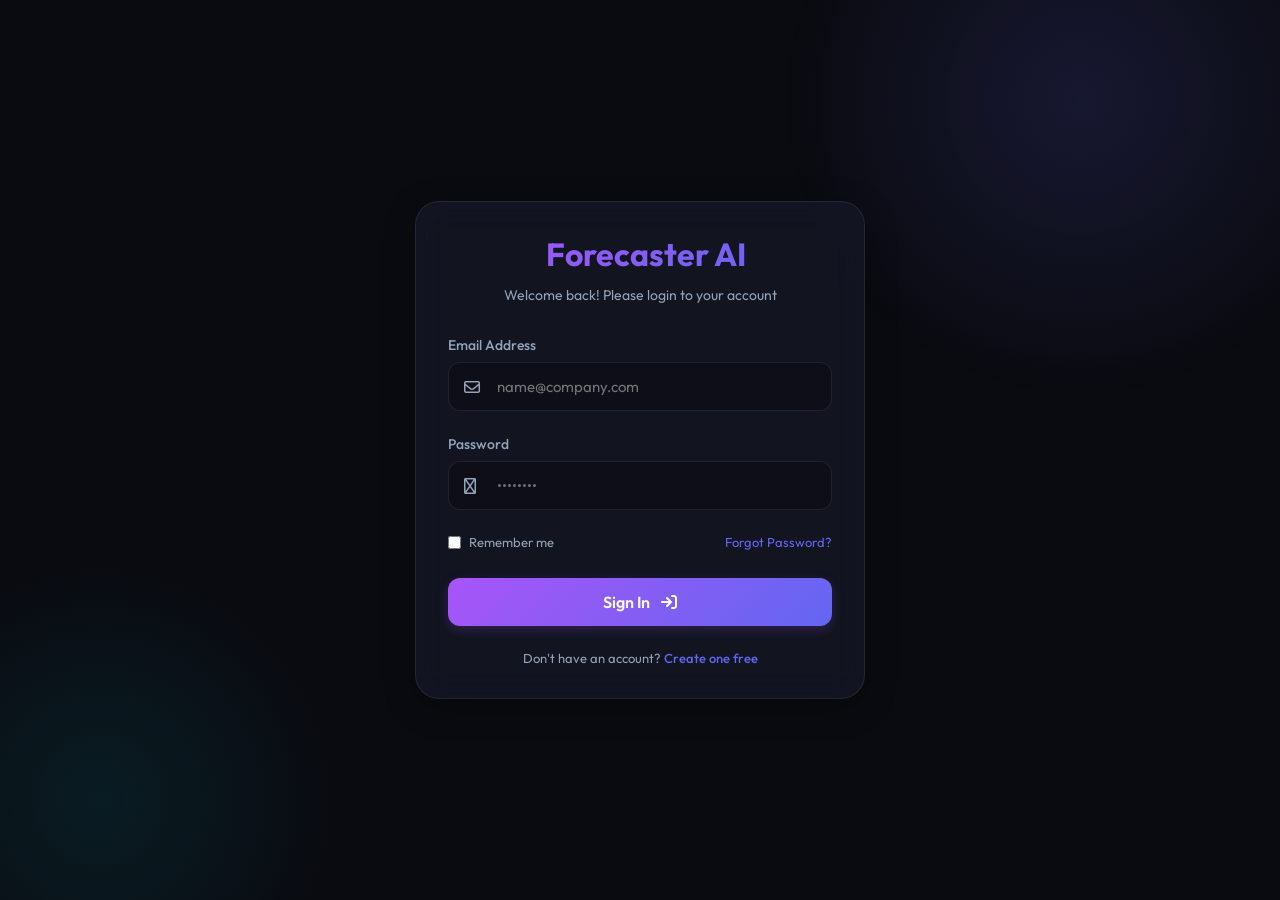
<file: login.html>
<!DOCTYPE html>
<html lang="en">
<head>
    <meta charset="UTF-8">
    <meta name="viewport" content="width=device-width, initial-scale=1.0">
    <title>Login - Forecaster AI</title>
    <!-- Google Fonts -->
    <link rel="preconnect" href="https://fonts.googleapis.com">
    <link rel="preconnect" href="https://fonts.gstatic.com" crossorigin>
    <link href="https://fonts.googleapis.com/css2?family=Outfit:wght@300;400;500;600;700;800&family=Plus+Jakarta+Sans:wght@300;400;500;600;700;800&display=swap" rel="stylesheet">
    <!-- FontAwesome for Icons -->
    <link rel="stylesheet" href="https://cdnjs.cloudflare.com/ajax/libs/font-awesome/6.4.0/css/all.min.css">
    <!-- Main Stylesheet -->
    <link rel="stylesheet" href="style.css">
</head>
<body class="login-body" style="display: flex; justify-content: center; align-items: center; min-height: 100vh;">

    <div class="bg-glows">
        <div class="glow-1"></div>
        <div class="glow-2"></div>
    </div>

    <div class="login-container card">
        <div class="login-header">
            <div class="logo">
                <i class="fa-solid fa-chart-line-up"></i>
                <span>Forecaster AI</span>
            </div>
            <p>Welcome back! Please login to your account</p>
        </div>

        <form id="loginForm">
            <!-- Email Input -->
            <div class="form-group">
                <label for="email">Email Address</label>
                <div class="input-icon-wrapper">
                    <i class="fa-regular fa-envelope"></i>
                    <input type="email" id="email" placeholder="name@company.com" required>
                </div>
            </div>

            <!-- Password Input -->
            <div class="form-group">
                <label for="password">Password</label>
                <div class="input-icon-wrapper">
                    <i class="fa-regular fa-lock"></i>
                    <input type="password" id="password" placeholder="••••••••" required>
                </div>
            </div>

            <!-- Options -->
            <div class="login-options">
                <label class="remember-me">
                    <input type="checkbox"> Remember me
                </label>
                <a href="#" class="forgot-pass">Forgot Password?</a>
            </div>

            <!-- Login Button -->
            <button type="submit" class="btn-login">
                <span>Sign In</span> <i class="fa-solid fa-arrow-right-to-bracket" style="margin-left: 8px;"></i>
            </button>
        </form>

        <div class="login-footer-text">
            Don't have an account? <a href="#">Create one free</a>
        </div>
    </div>

    <script>
        document.getElementById('loginForm').addEventListener('submit', function(e) {
            e.preventDefault();
            // Redirect to dashboard.html on submit
            window.location.href = 'dashboard.html';
        });
    </script>
</body>
</html>
</file>
<file: style.css>
/* Custom Modern Styling for Sales Prediction Dashboard */
:root {
    --bg-primary: #0a0b10;
    --bg-secondary: #121420;
    --bg-card: rgba(22, 25, 41, 0.7);
    --border-color: rgba(255, 255, 255, 0.08);
    --accent-color: #6366f1; /* Indigo */
    --accent-glow: rgba(99, 102, 241, 0.15);
    --text-primary: #f8fafc;
    --text-secondary: #94a3b8;
    
    --tv-color: #f43f5e;
    --radio-color: #06b6d4;
    --newspaper-color: #eab308;
    --phone-color: #a855f7;
    --laptop-color: #10b981;
}

* {
    margin: 0;
    padding: 0;
    box-sizing: border-box;
    font-family: 'Outfit', 'Inter', -apple-system, BlinkMacSystemFont, "Segoe UI", Roboto, sans-serif;
}

body {
    background-color: var(--bg-primary);
    color: var(--text-primary);
    min-height: 100vh;
    display: flex;
    flex-direction: column;
    overflow-x: hidden;
}

/* Background Gradients */
.bg-glows {
    position: fixed;
    top: 0;
    left: 0;
    width: 100vw;
    height: 100vh;
    z-index: -1;
    overflow: hidden;
    pointer-events: none;
}

.glow-1 {
    position: absolute;
    width: 600px;
    height: 600px;
    background: radial-gradient(circle, rgba(99, 102, 241, 0.15) 0%, rgba(0,0,0,0) 70%);
    top: -200px;
    right: -100px;
}

.glow-2 {
    position: absolute;
    width: 500px;
    height: 500px;
    background: radial-gradient(circle, rgba(6, 182, 212, 0.1) 0%, rgba(0,0,0,0) 70%);
    bottom: -150px;
    left: -150px;
}

/* Header */
header {
    padding: 24px 40px;
    border-bottom: 1px solid var(--border-color);
    background: rgba(10, 11, 16, 0.8);
    backdrop-filter: blur(12px);
    display: flex;
    justify-content: space-between;
    align-items: center;
    position: sticky;
    top: 0;
    z-index: 10;
}

.logo {
    display: flex;
    align-items: center;
    gap: 12px;
    font-size: 24px;
    font-weight: 700;
    background: linear-gradient(135deg, #a855f7 0%, #6366f1 100%);
    -webkit-background-clip: text;
    -webkit-text-fill-color: transparent;
}

.tagline {
    font-size: 14px;
    color: var(--text-secondary);
    background: rgba(255, 255, 255, 0.05);
    padding: 6px 14px;
    border-radius: 20px;
    border: 1px solid var(--border-color);
}

/* Dashboard Container */
.dashboard {
    max-width: 1400px;
    width: 100%;
    margin: 0 auto;
    padding: 40px;
    display: grid;
    grid-template-columns: 1.2fr 0.8fr;
    gap: 32px;
    flex-grow: 1;
}

@media (max-width: 1024px) {
    .dashboard {
        grid-template-columns: 1fr;
    }
}

/* Glassmorphism Card Style */
.card {
    background: var(--bg-card);
    border: 1px solid var(--border-color);
    border-radius: 24px;
    padding: 32px;
    backdrop-filter: blur(16px);
    box-shadow: 0 8px 32px 0 rgba(0, 0, 0, 0.3);
    transition: all 0.3s ease;
}

.card:hover {
    border-color: rgba(99, 102, 241, 0.25);
    box-shadow: 0 12px 40px 0 rgba(99, 102, 241, 0.08);
}

.card-title {
    font-size: 20px;
    font-weight: 600;
    margin-bottom: 24px;
    display: flex;
    align-items: center;
    gap: 12px;
}

.card-title i {
    color: var(--accent-color);
}

/* Forms & Inputs */
.slider-group {
    margin-bottom: 28px;
}

.slider-header {
    display: flex;
    justify-content: space-between;
    margin-bottom: 8px;
    font-size: 14px;
    font-weight: 500;
}

.slider-name {
    display: flex;
    align-items: center;
    gap: 8px;
}

.dot {
    width: 8px;
    height: 8px;
    border-radius: 50%;
}

.tv-dot { background-color: var(--tv-color); }
.radio-dot { background-color: var(--radio-color); }
.newspaper-dot { background-color: var(--newspaper-color); }
.phone-dot { background-color: var(--phone-color); }
.laptop-dot { background-color: var(--laptop-color); }

.slider-val {
    font-family: monospace;
    font-size: 15px;
    background: rgba(255, 255, 255, 0.05);
    padding: 2px 8px;
    border-radius: 6px;
    border: 1px solid var(--border-color);
}

input[type="range"] {
    width: 100%;
    -webkit-appearance: none;
    background: rgba(255, 255, 255, 0.08);
    height: 8px;
    border-radius: 4px;
    outline: none;
    transition: all 0.2s ease;
}

input[type="range"]::-webkit-slider-thumb {
    -webkit-appearance: none;
    appearance: none;
    width: 20px;
    height: 20px;
    border-radius: 50%;
    cursor: pointer;
    transition: all 0.2s ease;
    border: 2px solid var(--bg-primary);
}

#tvBudget::-webkit-slider-thumb { background: var(--tv-color); box-shadow: 0 0 10px var(--tv-color); }
#radioBudget::-webkit-slider-thumb { background: var(--radio-color); box-shadow: 0 0 10px var(--radio-color); }
#newspaperBudget::-webkit-slider-thumb { background: var(--newspaper-color); box-shadow: 0 0 10px var(--newspaper-color); }

/* Model Selector Button Group */
.model-selector {
    display: flex;
    background: rgba(0, 0, 0, 0.2);
    border-radius: 12px;
    padding: 4px;
    margin-bottom: 28px;
    border: 1px solid var(--border-color);
}

.model-btn {
    flex: 1;
    background: transparent;
    border: none;
    color: var(--text-secondary);
    padding: 10px 16px;
    border-radius: 8px;
    cursor: pointer;
    font-size: 14px;
    font-weight: 500;
    transition: all 0.2s ease;
}

.model-btn.active {
    background: var(--accent-color);
    color: var(--text-primary);
    box-shadow: 0 4px 12px var(--accent-glow);
}

/* Prediction Display */
.prediction-panel {
    display: flex;
    flex-direction: column;
    justify-content: center;
    align-items: center;
    padding: 40px 20px;
    border-radius: 20px;
    background: radial-gradient(circle at top, rgba(99, 102, 241, 0.1) 0%, rgba(0, 0, 0, 0) 80%);
    border: 1px solid rgba(99, 102, 241, 0.15);
    margin-top: 24px;
    text-align: center;
}

.prediction-label {
    font-size: 14px;
    color: var(--text-secondary);
    text-transform: uppercase;
    letter-spacing: 2px;
    margin-bottom: 12px;
}

.prediction-value {
    font-size: 64px;
    font-weight: 800;
    line-height: 1;
    background: linear-gradient(135deg, #a855f7 0%, #06b6d4 100%);
    -webkit-background-clip: text;
    -webkit-text-fill-color: transparent;
    margin-bottom: 8px;
    font-family: monospace;
}

.prediction-unit {
    font-size: 16px;
    color: var(--text-secondary);
    font-weight: 500;
}

/* Allocation UI */
.allocation-input-box {
    display: flex;
    gap: 16px;
    margin-bottom: 24px;
}

.allocation-input-box input {
    flex: 1;
    background: rgba(0, 0, 0, 0.2);
    border: 1px solid var(--border-color);
    border-radius: 12px;
    padding: 12px 20px;
    color: var(--text-primary);
    font-size: 18px;
    font-family: monospace;
    outline: none;
    transition: all 0.2s ease;
}

.allocation-input-box input:focus {
    border-color: var(--accent-color);
    box-shadow: 0 0 0 2px var(--accent-glow);
}

.btn-optimize {
    background: linear-gradient(135deg, #a855f7 0%, #6366f1 100%);
    color: var(--text-primary);
    border: none;
    border-radius: 12px;
    padding: 12px 24px;
    font-size: 16px;
    font-weight: 600;
    cursor: pointer;
    transition: all 0.2s ease;
    box-shadow: 0 4px 12px rgba(168, 85, 247, 0.2);
}

.btn-optimize:hover {
    transform: translateY(-2px);
    box-shadow: 0 6px 16px rgba(168, 85, 247, 0.35);
}

/* AI Chat/Response Box */
.ai-advisor-container {
    background: rgba(0, 0, 0, 0.25);
    border: 1px solid var(--border-color);
    border-radius: 16px;
    padding: 24px;
    margin-top: 24px;
    min-height: 120px;
    position: relative;
}

.ai-header {
    display: flex;
    align-items: center;
    gap: 10px;
    margin-bottom: 12px;
    font-weight: 600;
    color: #a855f7;
    font-size: 14px;
    text-transform: uppercase;
    letter-spacing: 1px;
}

.ai-avatar {
    width: 24px;
    height: 24px;
    border-radius: 50%;
    background: linear-gradient(135deg, #a855f7 0%, #6366f1 100%);
    display: flex;
    align-items: center;
    justify-content: center;
    color: white;
    font-size: 12px;
}

.ai-message {
    font-size: 15px;
    line-height: 1.6;
    color: #e2e8f0;
}

/* Affordability Cards */
.affordability-grid {
    display: grid;
    grid-template-columns: repeat(auto-fit, minmax(130px, 1fr));
    gap: 16px;
    margin-top: 24px;
}

.item-card {
    background: rgba(255, 255, 255, 0.02);
    border: 1px solid var(--border-color);
    border-radius: 16px;
    padding: 16px;
    text-align: center;
    transition: all 0.3s ease;
    opacity: 0.5;
    transform: scale(0.95);
}

.item-card.affordable {
    opacity: 1;
    transform: scale(1);
    background: rgba(255, 255, 255, 0.05);
    border-color: rgba(99, 102, 241, 0.3);
}

.item-card.high-rank {
    opacity: 1 !important;
    transform: scale(1.08) !important;
    background: linear-gradient(135deg, rgba(168, 85, 247, 0.25) 0%, rgba(99, 102, 241, 0.25) 100%) !important;
    border: 2px solid #a855f7 !important;
    box-shadow: 0 0 20px rgba(168, 85, 247, 0.5) !important;
    z-index: 2;
}

.item-icon {
    font-size: 28px;
    margin-bottom: 8px;
    display: inline-block;
}

.item-name {
    font-size: 14px;
    font-weight: 600;
    margin-bottom: 4px;
}

.item-price {
    font-size: 12px;
    color: var(--text-secondary);
    font-family: monospace;
}

/* Chart Canvas Area */
.chart-container {
    position: relative;
    width: 100%;
    height: 200px;
    margin-top: 20px;
    border-radius: 12px;
    background: rgba(0,0,0,0.1);
    overflow: hidden;
}

.allocation-bar-chart {
    display: flex;
    height: 100%;
    align-items: flex-end;
    justify-content: space-around;
    padding: 20px;
}

.bar-wrapper {
    display: flex;
    flex-direction: column;
    align-items: center;
    height: 80%;
    width: 45px;
    justify-content: flex-end;
}

.bar {
    width: 100%;
    background-color: var(--accent-color);
    border-radius: 6px 6px 0 0;
    transition: height 0.6s cubic-bezier(0.175, 0.885, 0.32, 1.275);
    min-height: 4px;
}

.bar-label {
    font-size: 11px;
    color: var(--text-secondary);
    margin-top: 8px;
    text-transform: uppercase;
}

.bar-val {
    font-size: 11px;
    font-family: monospace;
    margin-bottom: 4px;
}

footer {
    text-align: center;
    padding: 30px;
    border-top: 1px solid var(--border-color);
    color: var(--text-secondary);
    font-size: 13px;
    margin-top: auto;
}

/* Login Page Styling */
.login-body {
    justify-content: center;
    align-items: center;
}

.login-container {
    max-width: 450px;
    width: 90%;
    animation: fadeIn 0.8s ease;
}

@keyframes fadeIn {
    from { opacity: 0; transform: translateY(20px); }
    to { opacity: 1; transform: translateY(0); }
}

.login-header {
    text-align: center;
    margin-bottom: 32px;
}

.login-header .logo {
    justify-content: center;
    font-size: 32px;
    margin-bottom: 12px;
}

.login-header p {
    color: var(--text-secondary);
    font-size: 14px;
}

.form-group {
    margin-bottom: 24px;
    position: relative;
}

.form-group label {
    display: block;
    font-size: 14px;
    font-weight: 500;
    margin-bottom: 8px;
    color: var(--text-secondary);
}

.input-icon-wrapper {
    position: relative;
}

.input-icon-wrapper i {
    position: absolute;
    left: 16px;
    top: 50%;
    transform: translateY(-50%);
    color: var(--text-secondary);
    font-size: 16px;
}

.input-icon-wrapper input {
    width: 100%;
    background: rgba(0, 0, 0, 0.25);
    border: 1px solid var(--border-color);
    border-radius: 12px;
    padding: 14px 16px 14px 48px;
    color: var(--text-white);
    font-size: 15px;
    outline: none;
    transition: all 0.2s ease;
}

.input-icon-wrapper input:focus {
    border-color: var(--accent-color);
    box-shadow: 0 0 0 2px var(--accent-glow);
    background: rgba(0, 0, 0, 0.35);
}

.login-options {
    display: flex;
    justify-content: space-between;
    align-items: center;
    margin-bottom: 28px;
    font-size: 13px;
    color: var(--text-secondary);
}

.remember-me {
    display: flex;
    align-items: center;
    gap: 8px;
    cursor: pointer;
}

.remember-me input {
    accent-color: var(--accent-color);
}

.forgot-pass {
    color: var(--accent-color);
    text-decoration: none;
    transition: color 0.2s ease;
}

.forgot-pass:hover {
    color: #a855f7;
}

.btn-login {
    width: 100%;
    background: linear-gradient(135deg, #a855f7 0%, #6366f1 100%);
    color: var(--text-primary);
    border: none;
    border-radius: 12px;
    padding: 14px;
    font-size: 16px;
    font-weight: 600;
    cursor: pointer;
    transition: all 0.2s ease;
    box-shadow: 0 4px 12px rgba(168, 85, 247, 0.2);
}

.btn-login:hover {
    transform: translateY(-2px);
    box-shadow: 0 6px 16px rgba(168, 85, 247, 0.4);
}

.login-footer-text {
    text-align: center;
    margin-top: 24px;
    font-size: 13px;
    color: var(--text-secondary);
}

.login-footer-text a {
    color: var(--accent-color);
    text-decoration: none;
    font-weight: 500;
}

/* Dashboard Layout & Sidebar styles */
.app-container {
    display: grid;
    grid-template-columns: 280px 1fr;
    min-height: 100vh;
}

@media (max-width: 900px) {
    .app-container {
        grid-template-columns: 1fr;
    }
    aside {
        display: none;
    }
}

aside {
    background: rgba(10, 11, 16, 0.95);
    border-right: 1px solid var(--border-color);
    padding: 32px 24px;
    display: flex;
    flex-direction: column;
    gap: 32px;
}

.nav-links {
    list-style: none;
    display: flex;
    flex-direction: column;
    gap: 8px;
}

.nav-links li a {
    display: flex;
    align-items: center;
    gap: 16px;
    padding: 14px 20px;
    border-radius: 12px;
    color: var(--text-secondary);
    text-decoration: none;
    font-weight: 500;
    transition: all 0.2s ease;
}

.nav-links li a:hover, .nav-links li.active a {
    background: var(--accent-glow);
    color: var(--text-primary);
    border-left: 3px solid var(--accent-color);
}

.main-content {
    padding: 40px;
    display: flex;
    flex-direction: column;
    gap: 32px;
    overflow-y: auto;
}

.stats-grid {
    display: grid;
    grid-template-columns: repeat(auto-fit, minmax(220px, 1fr));
    gap: 24px;
}

.stat-card {
    background: var(--bg-card);
    border: 1px solid var(--border-color);
    border-radius: 20px;
    padding: 24px;
    display: flex;
    align-items: center;
    gap: 20px;
}

.stat-icon {
    width: 56px;
    height: 56px;
    border-radius: 16px;
    background: var(--accent-glow);
    color: var(--accent-color);
    display: flex;
    align-items: center;
    justify-content: center;
    font-size: 24px;
}

.stat-info h4 {
    font-size: 14px;
    color: var(--text-secondary);
    font-weight: 500;
    margin-bottom: 4px;
}

.stat-info p {
    font-size: 24px;
    font-weight: 700;
    font-family: monospace;
}

.visuals-grid {
    display: grid;
    grid-template-columns: 1.5fr 1fr;
    gap: 32px;
}

@media (max-width: 1024px) {
    .visuals-grid {
        grid-template-columns: 1fr;
    }
}
</file>
